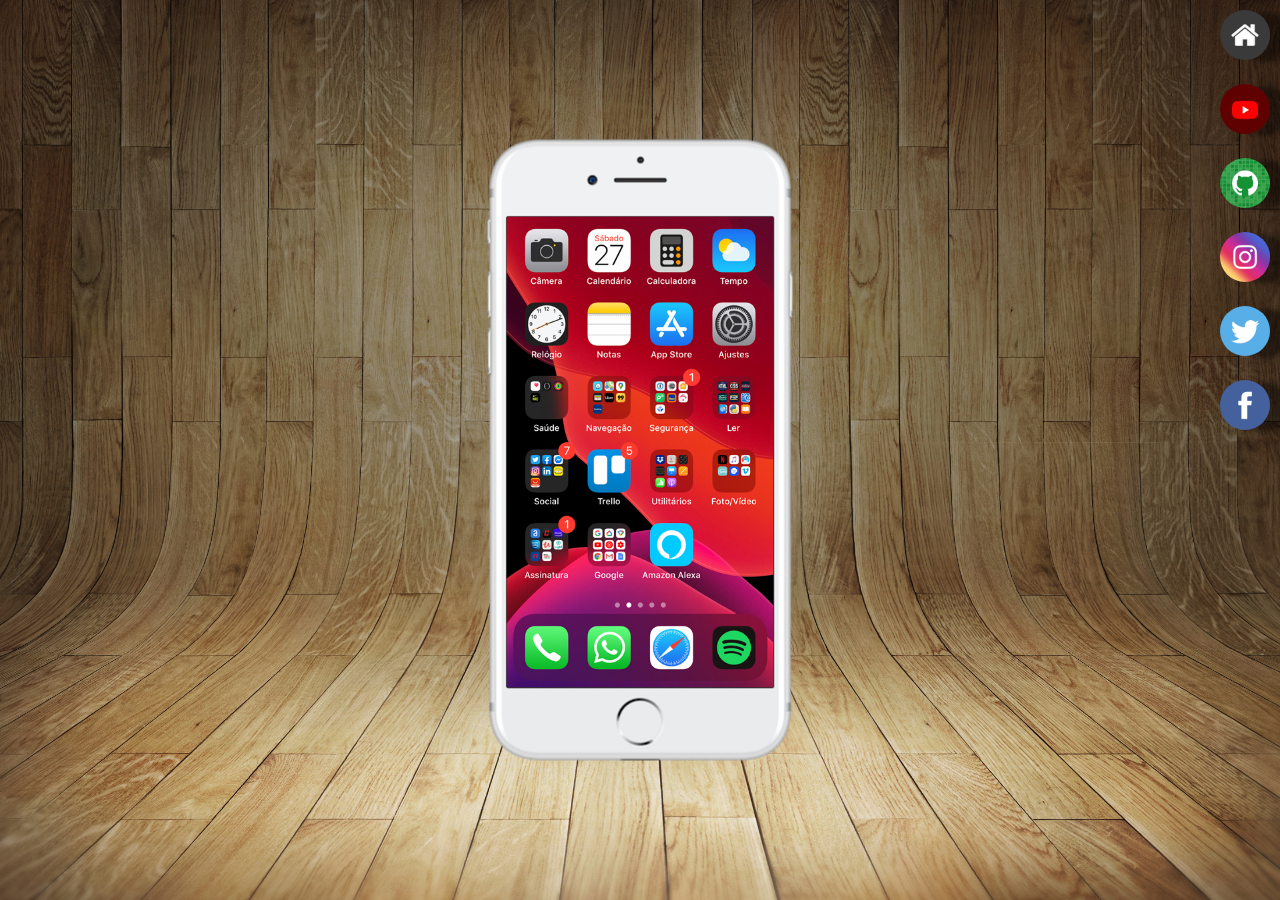
<file: index.html>
<!DOCTYPE html>
<html lang="pt-br">
<head>
    <meta charset="UTF-8">
    <meta name="viewport" content="width=device-width, initial-scale=1.0">
    <link rel="shortcut icon" href="favicon.ico" type="image/x-icon">
    <link rel="stylesheet" href="estilos/style.css">
    <title>Projetos redes Sociais</title>
</head>
<body>
     <main>
        <section id="telefone">
            <iframe src="home.html" name="tela" id="tela" frameborder="0">
                Seu navegador não é compativel com isso.
            </iframe>
        </section>
        <section id="redes-sociais">
            <a href="home.html" target="tela"><img src="./imagens/logo-home.jpg" alt="Home"></a><br>
            <a href="youtube.html" target="tela"><img src="./imagens/logo-youtube.jpg" alt="Youtube"></a><br>
            <a href="github.html" target="tela"><img src="./imagens/logo-github.jpg" alt="Github"></a><br>
            <a href="instagram.html" target="tela"><img src="./imagens/logo-instagram.jpg" alt="logo-instagram"></a><br>
            <a href="twiter.html" target="tela"><img src="./imagens/logo-twitter.jpg" alt="logo-twitter"></a><br>
            <a href="facebook.html" target="tela"><img src="./imagens/logo-facebook.jpg" alt="logo-facebook"></a>

        </section>
     </main>
</body>
</html>
</file>
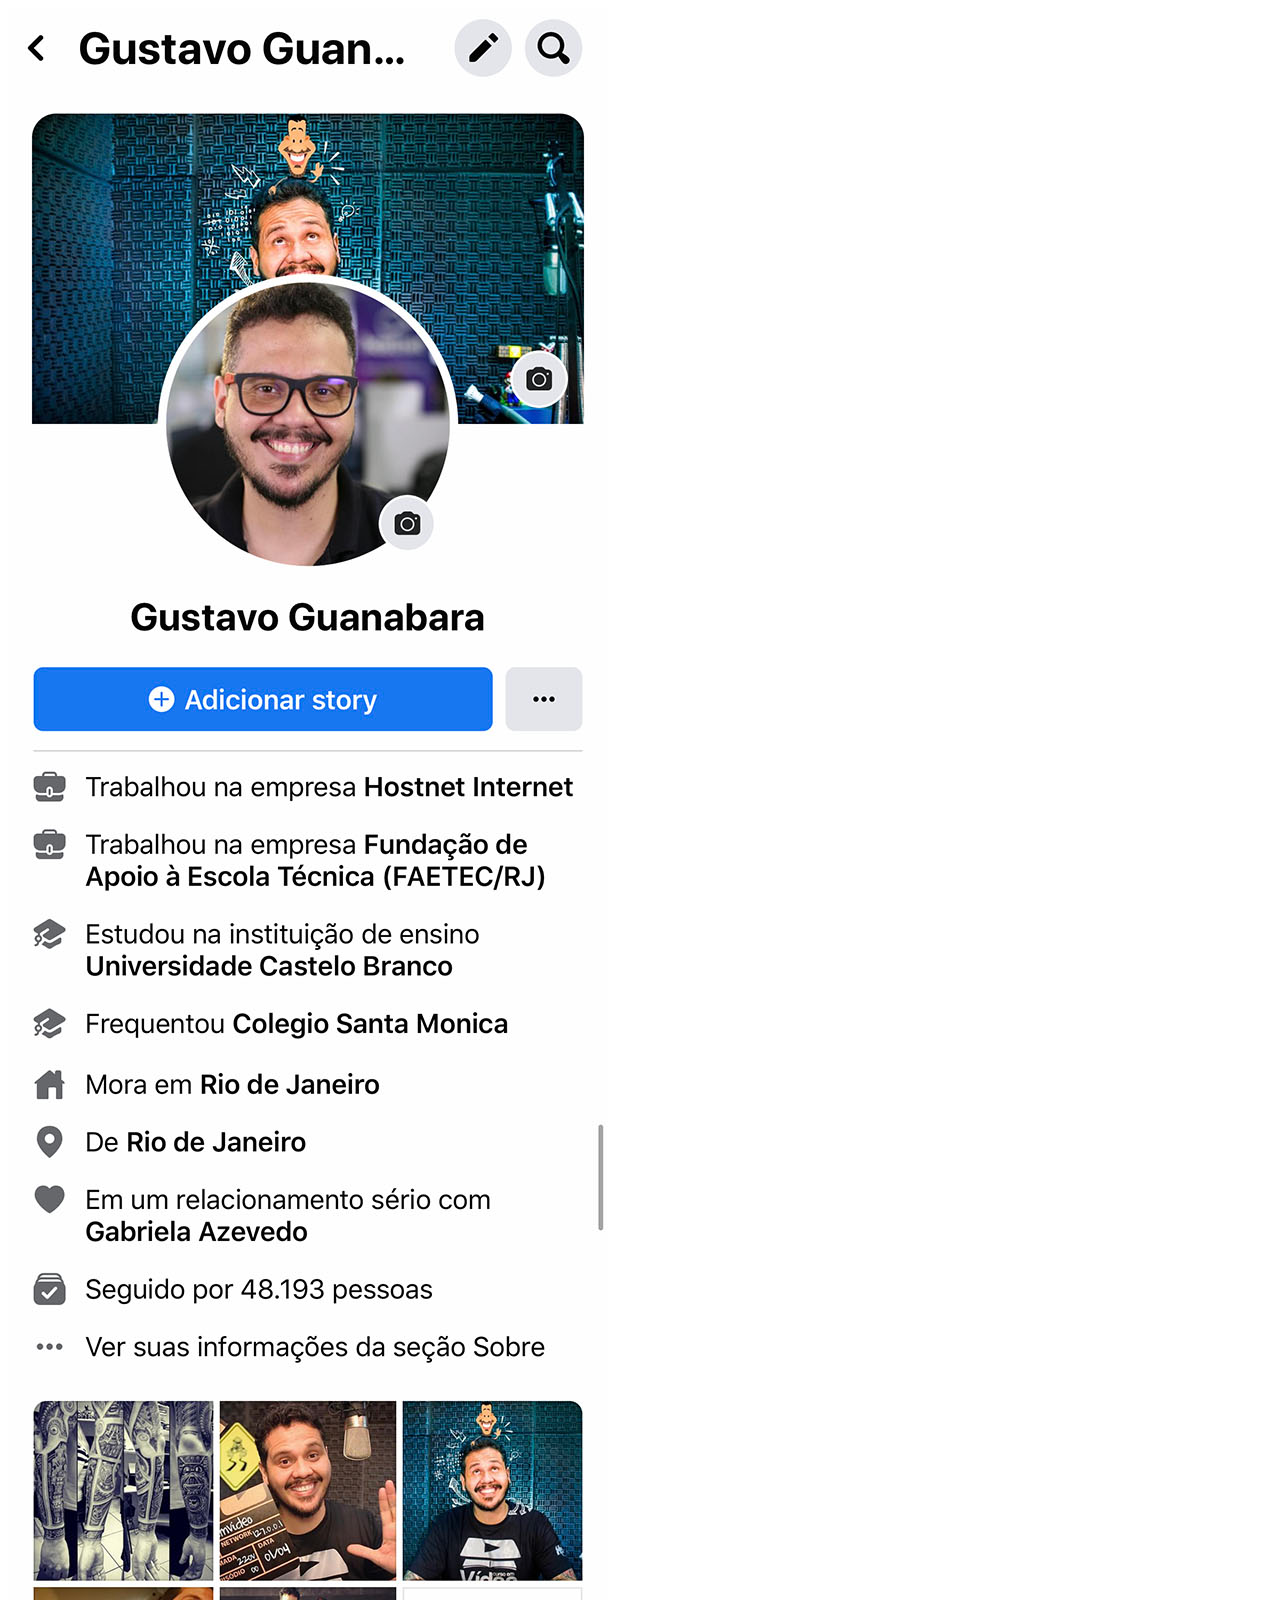
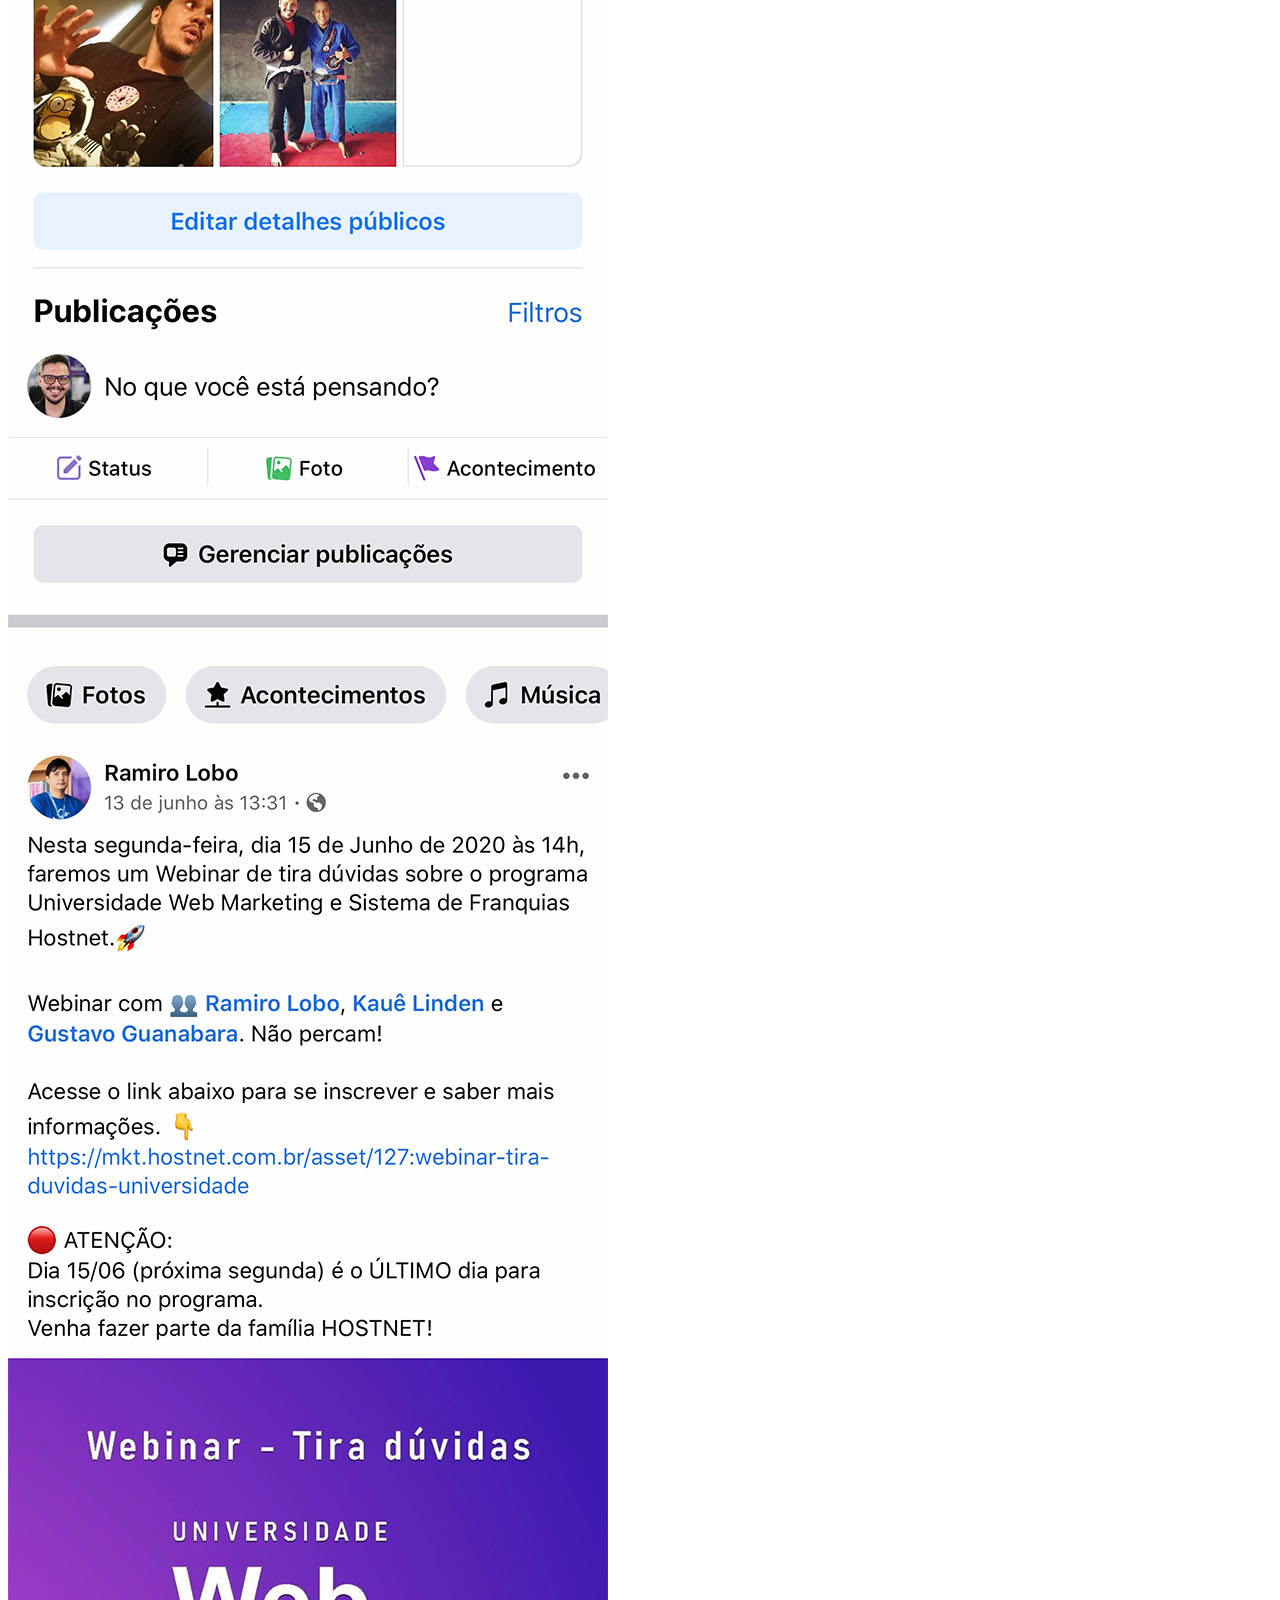
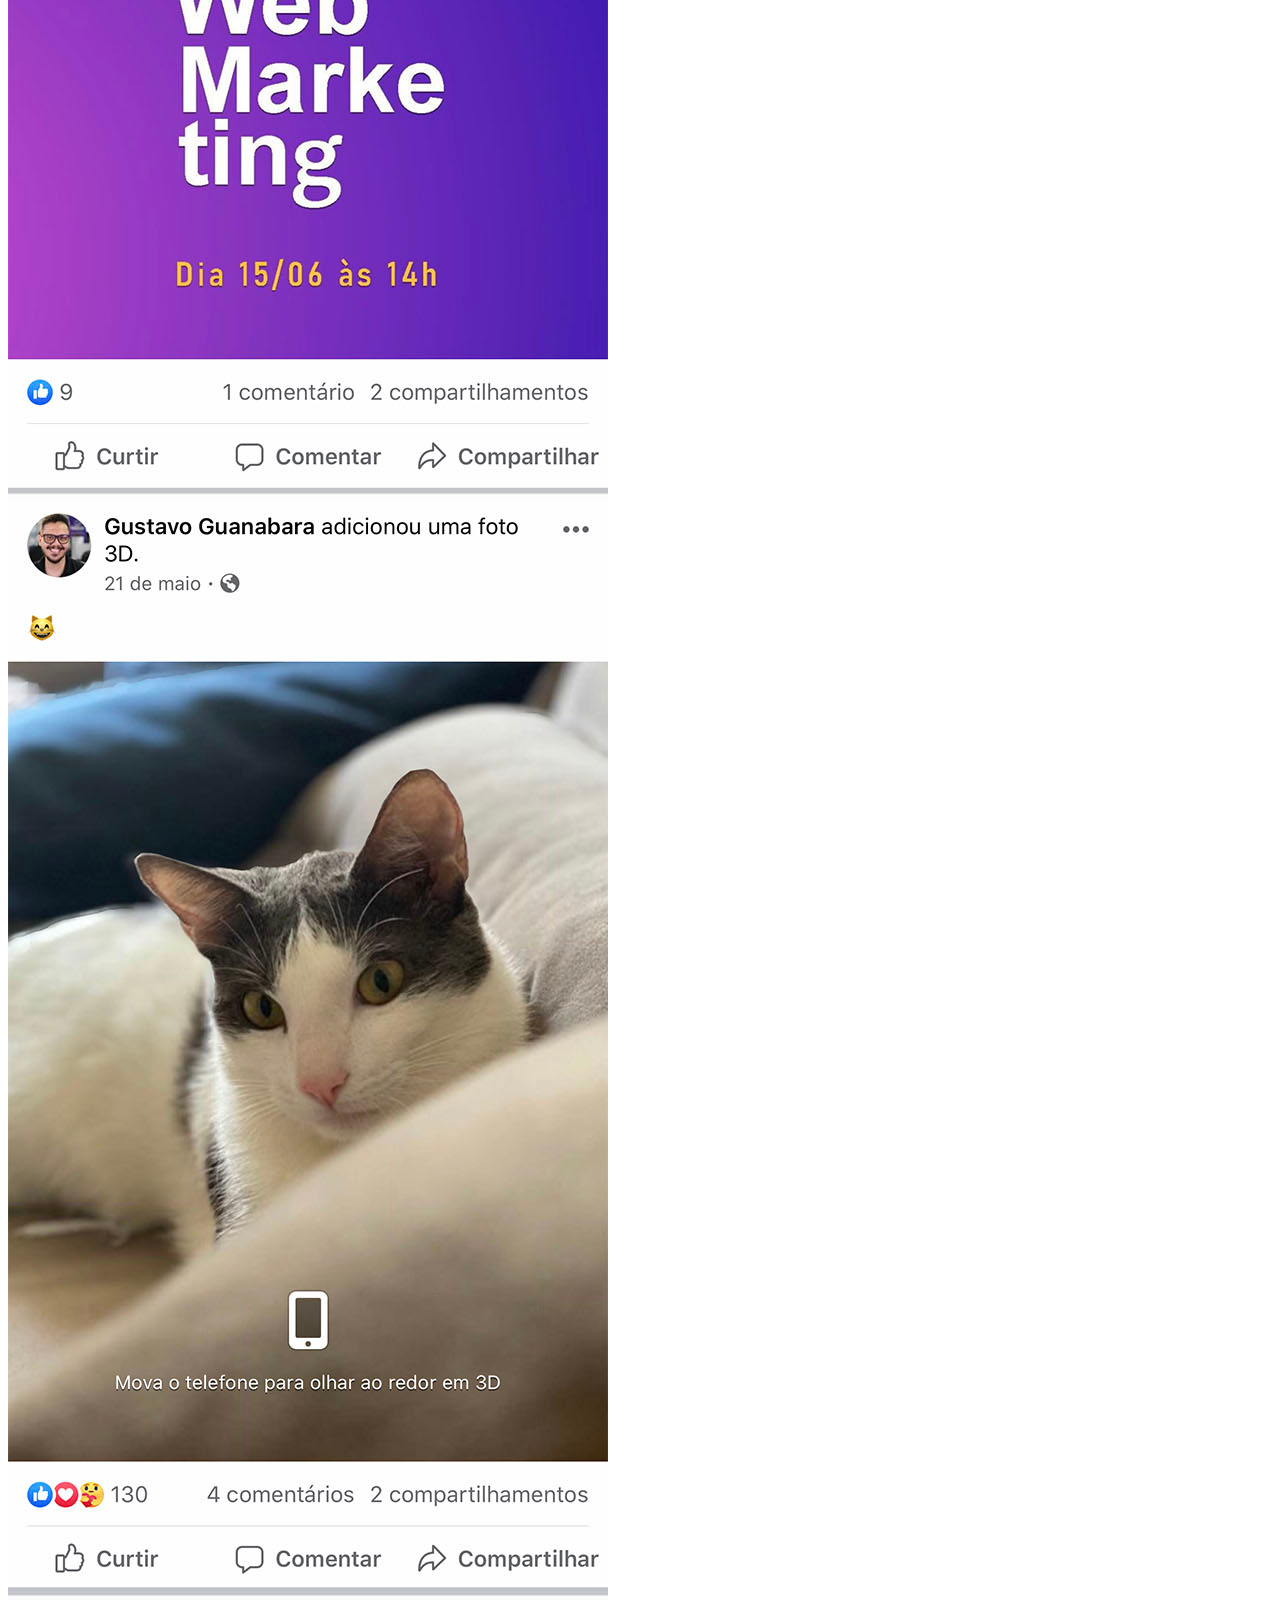
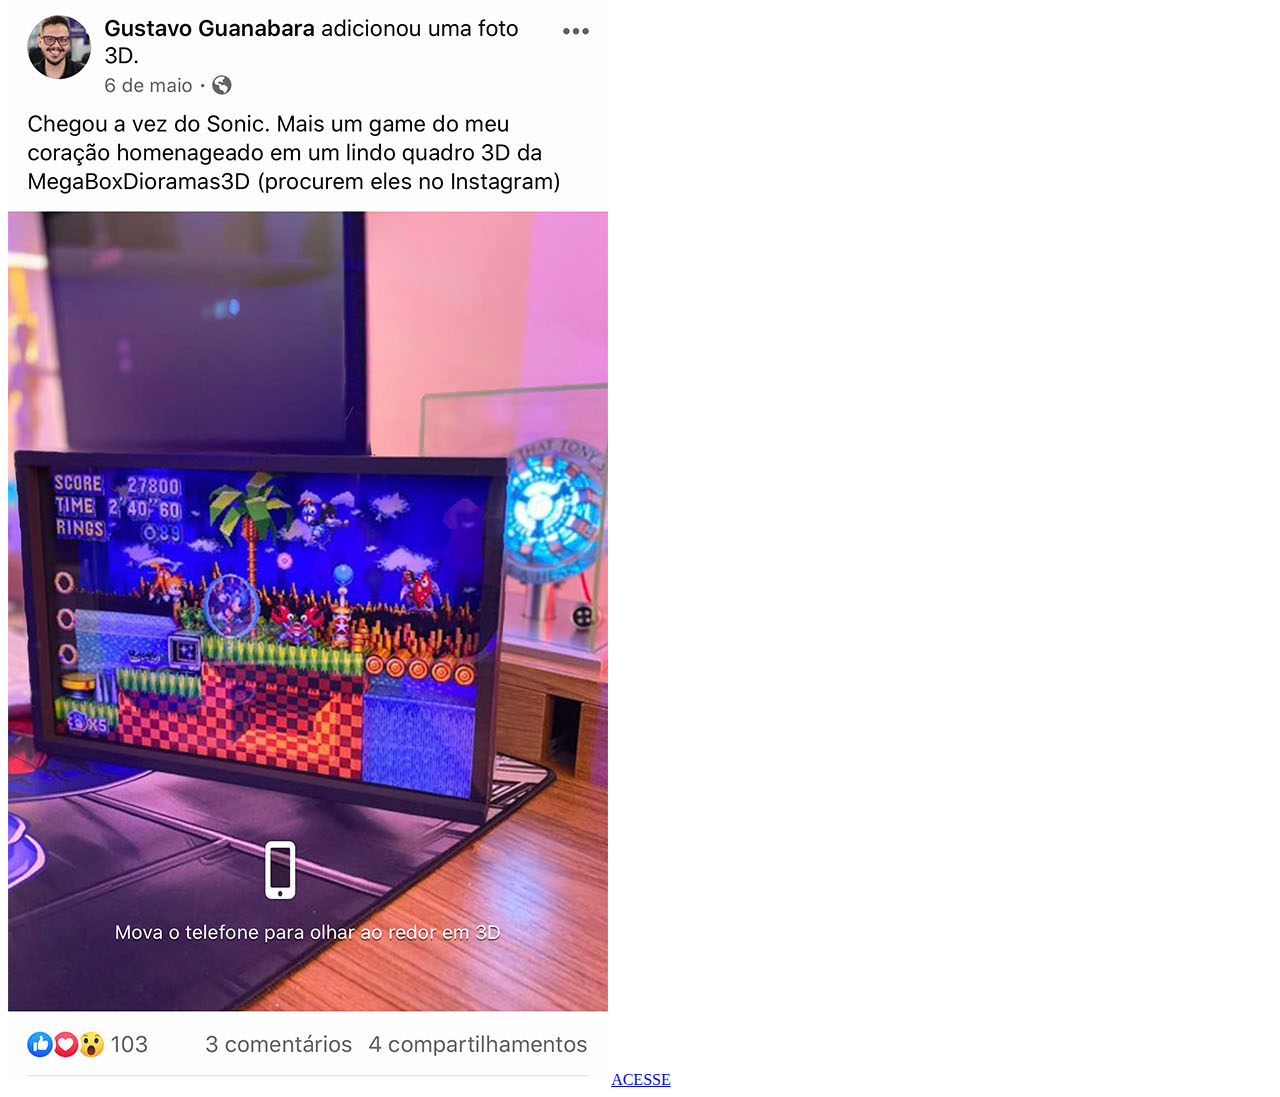
<file: facebook.html>
<!DOCTYPE html>
<html lang="pt-br">
<head>
    <meta charset="UTF-8">
    <meta name="viewport" content="width=device-width, initial-scale=1.0">
    <title>Facebook</title>
</head>
<body>
    <img src="./imagens/tela-facebook.jpg" alt="Facebook">
    <a href="https://www.facebook.com/gustavoguanabara/?locale=pt_BR">ACESSE</a>
</body>
</html>
</file>
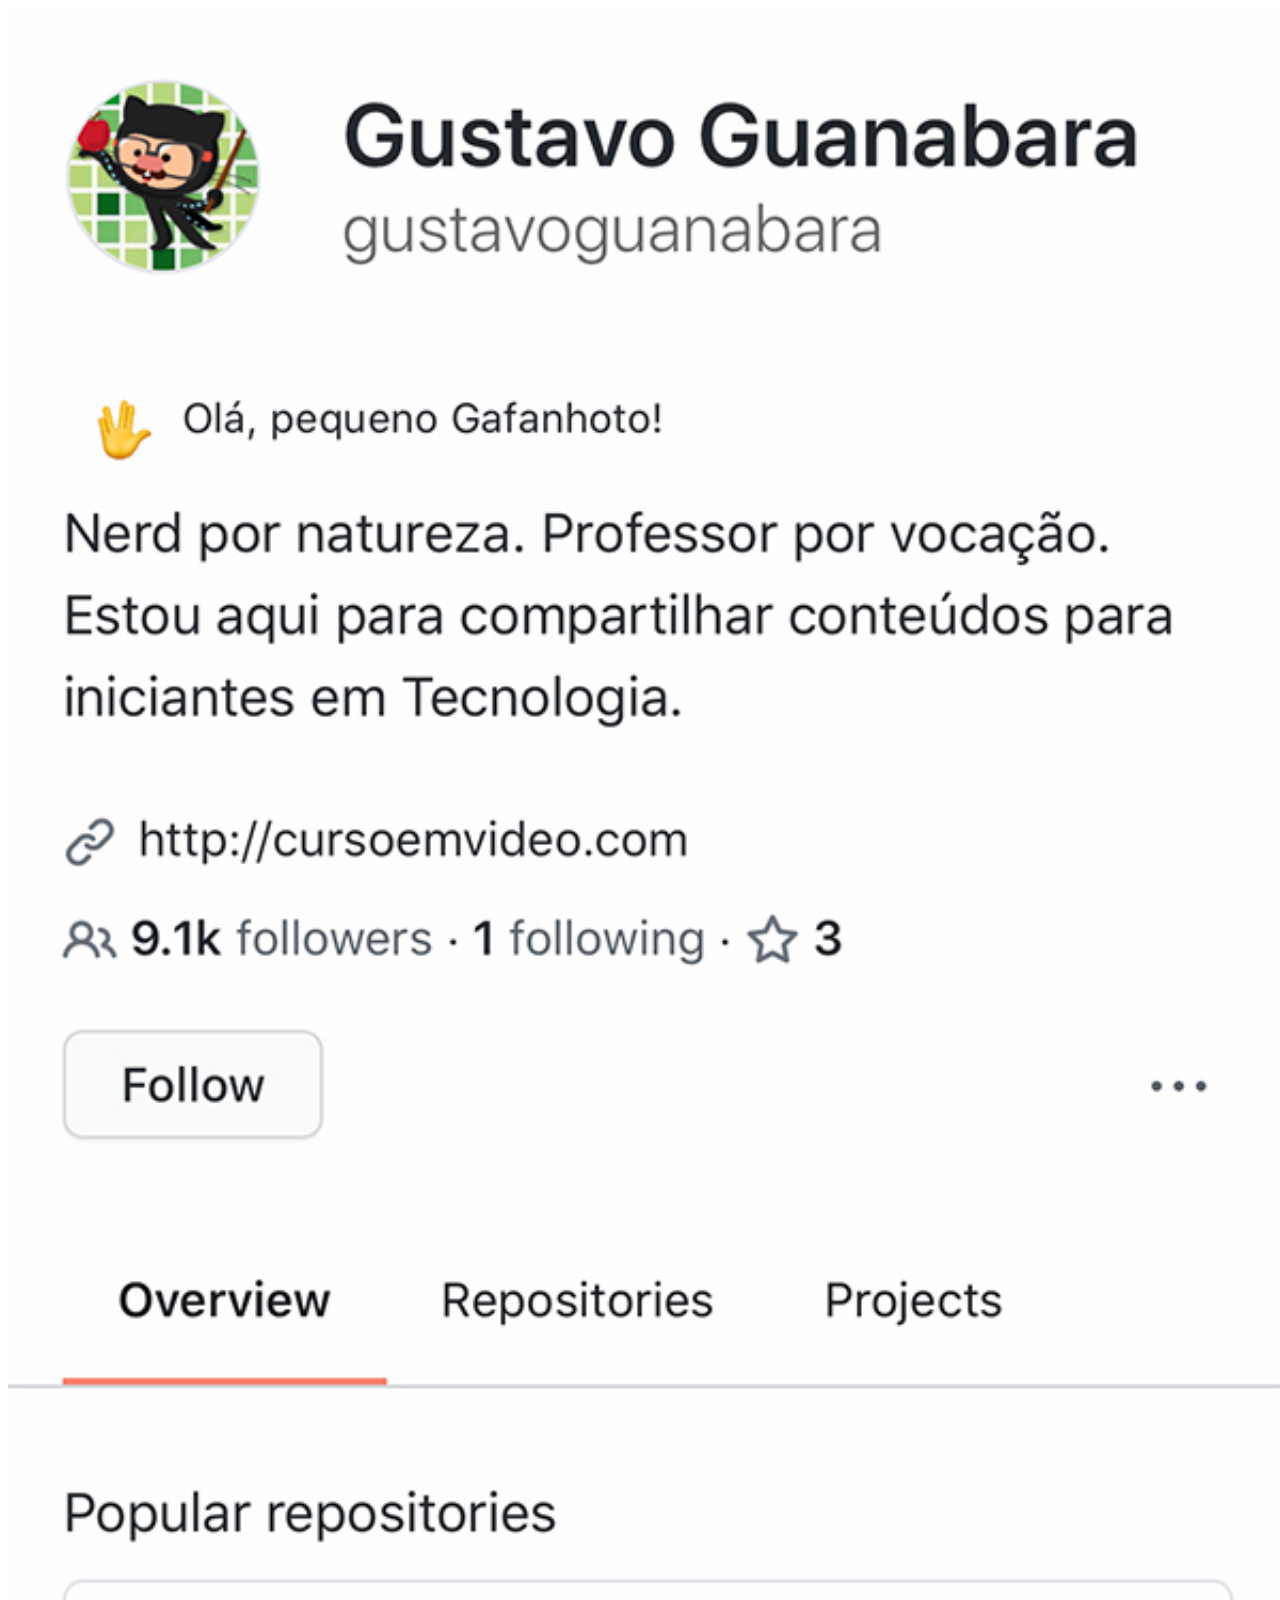
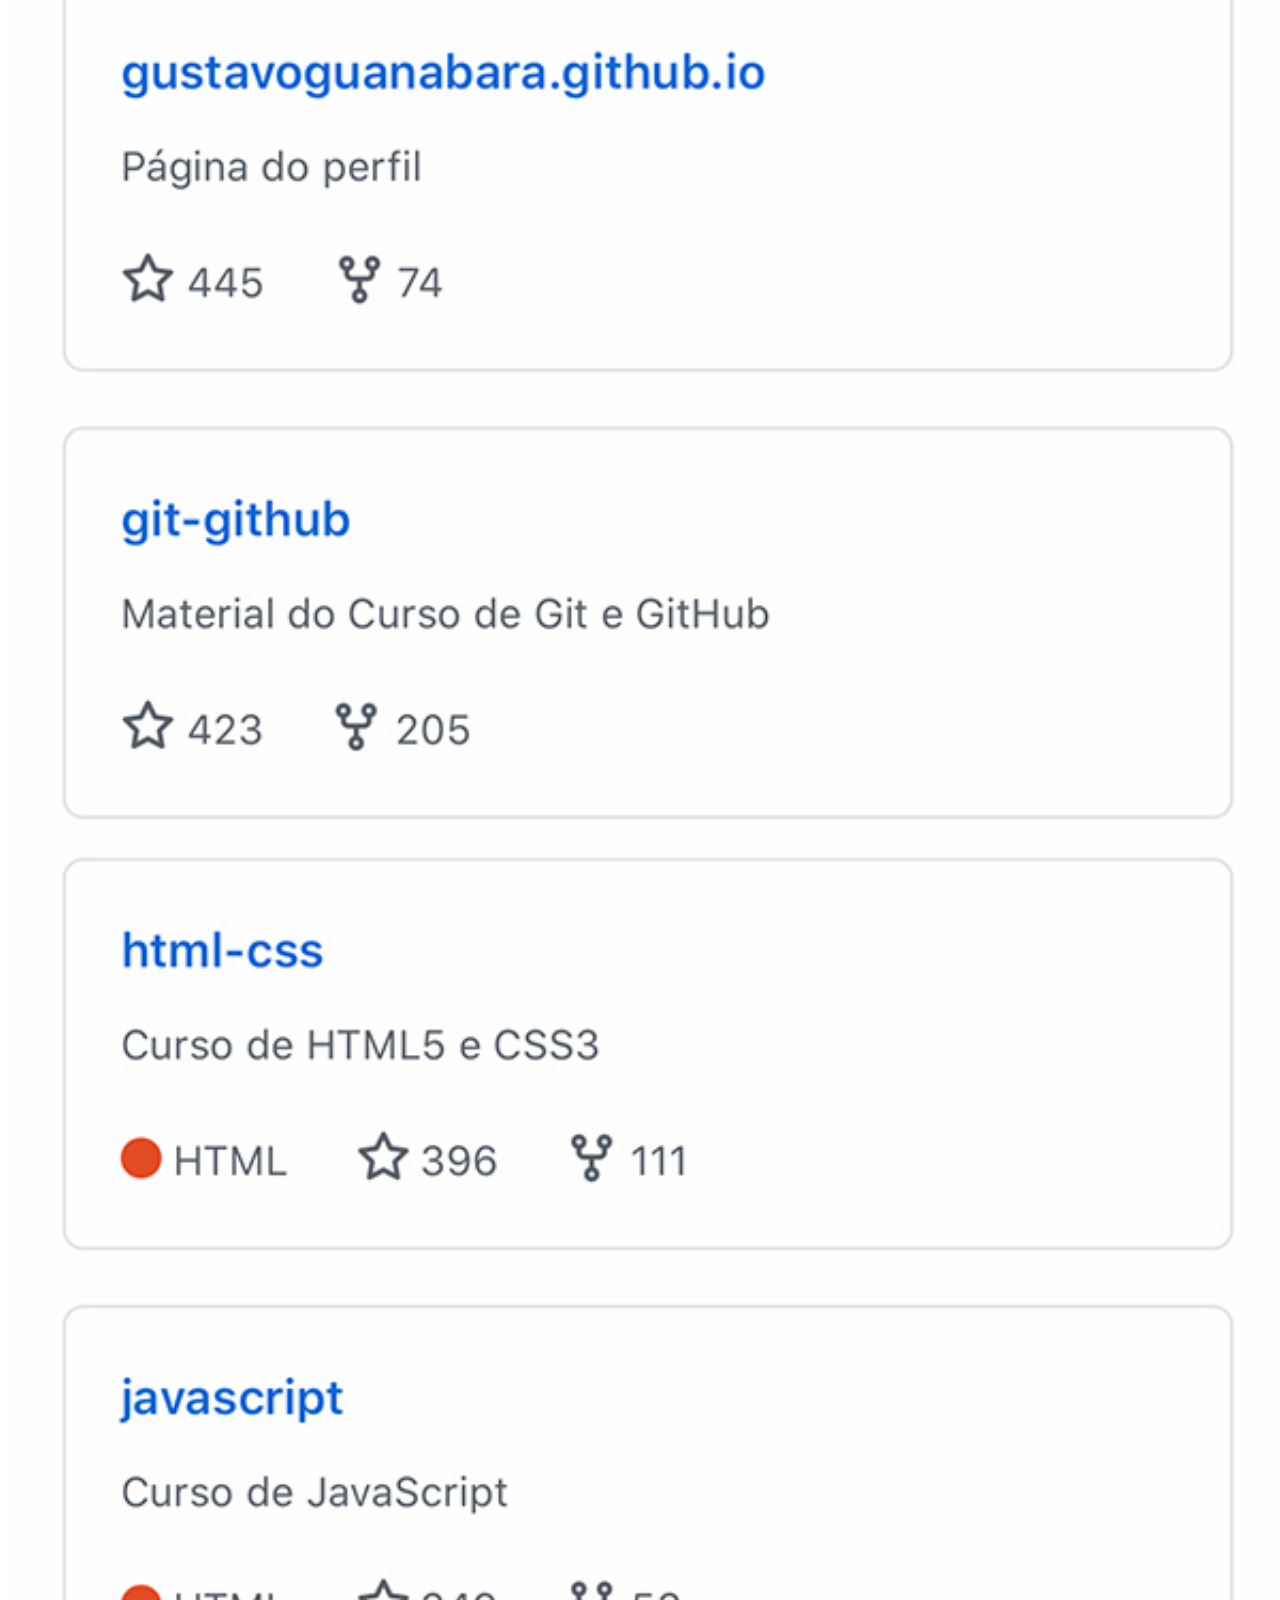
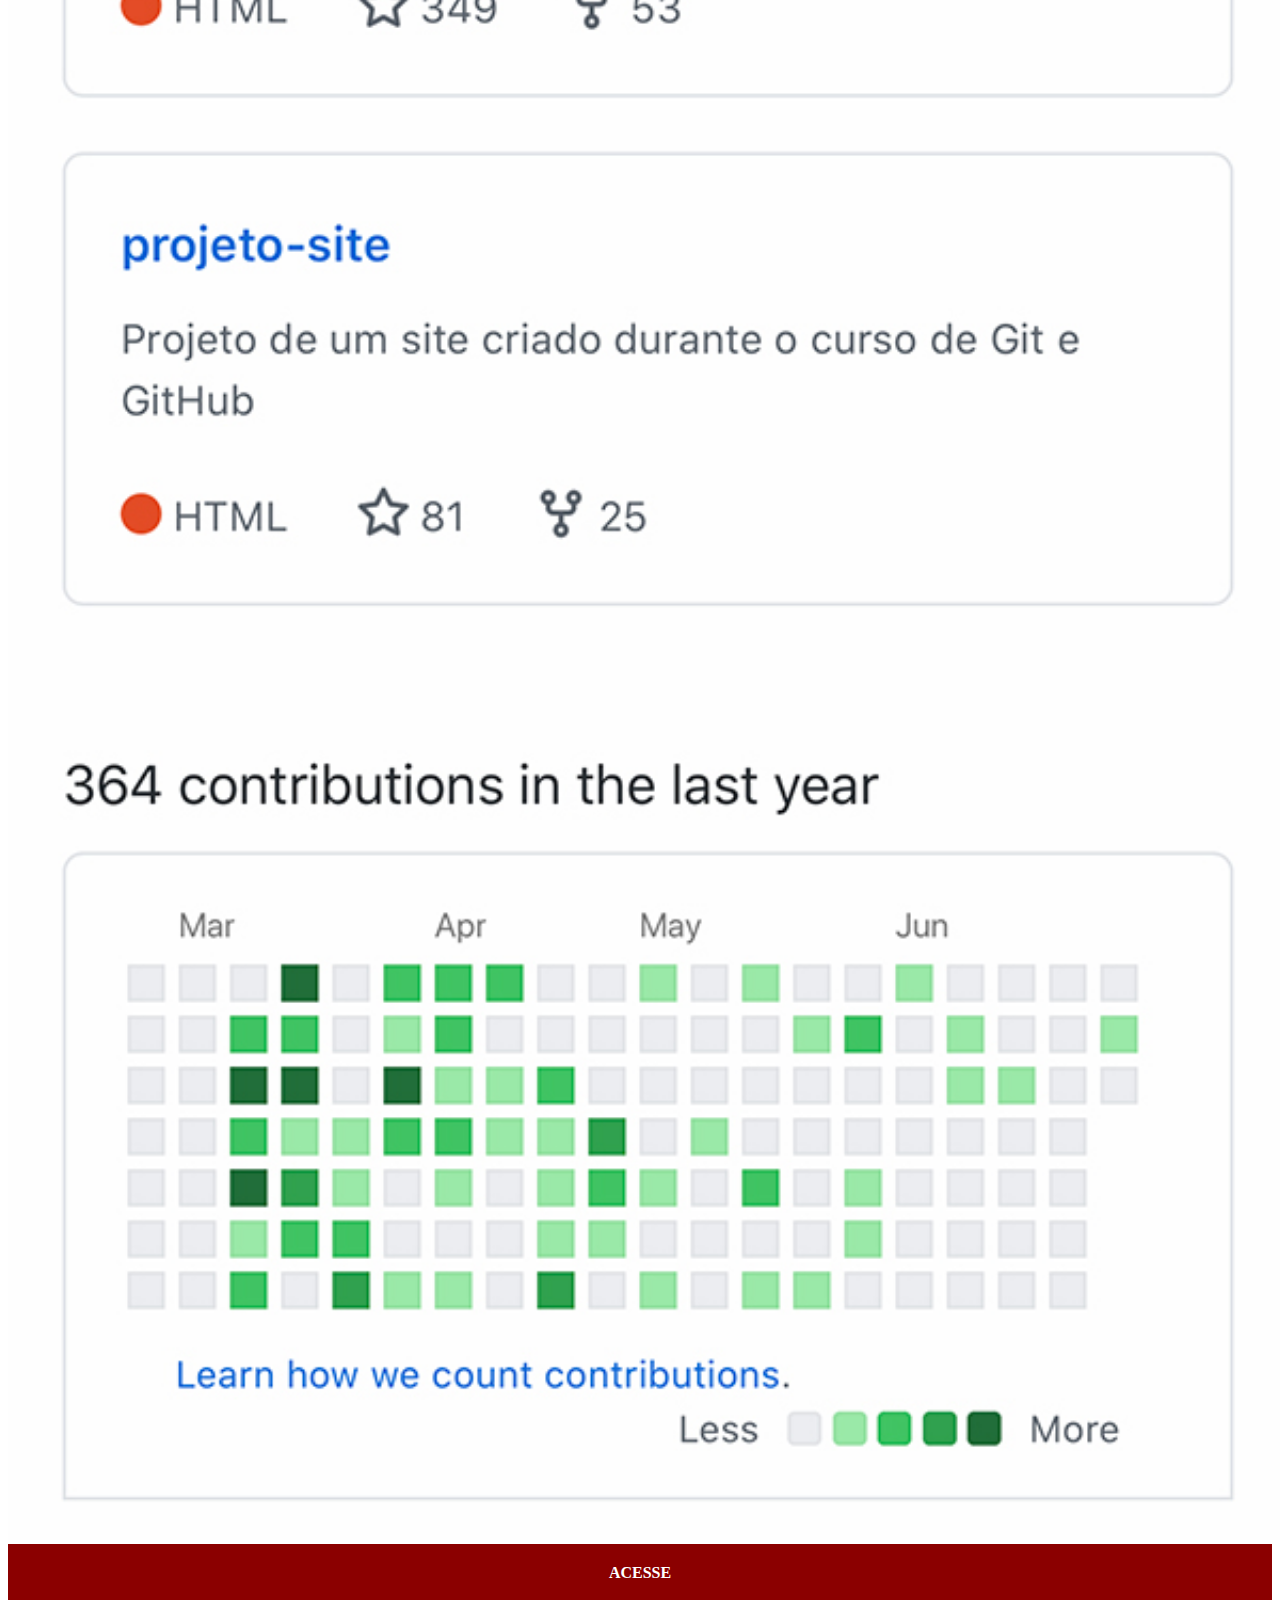
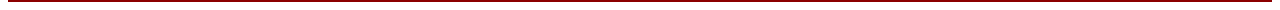
<file: github.html>
<!DOCTYPE html>
<html lang="pt-br">
<head>
    <meta charset="UTF-8">
    <meta name="viewport" content="width=device-width, initial-scale=1.0">
    <title>Github</title>
    <link rel="stylesheet" href="estilo/social.css">
</head>
<body>
    <img src="./imagens/tela-github.jpg" alt="Github">
    <a href="https://github.com/Alinebarbosaa?tab=repositories" target="_blank">ACESSE</a>
</body>
</html>
</file>
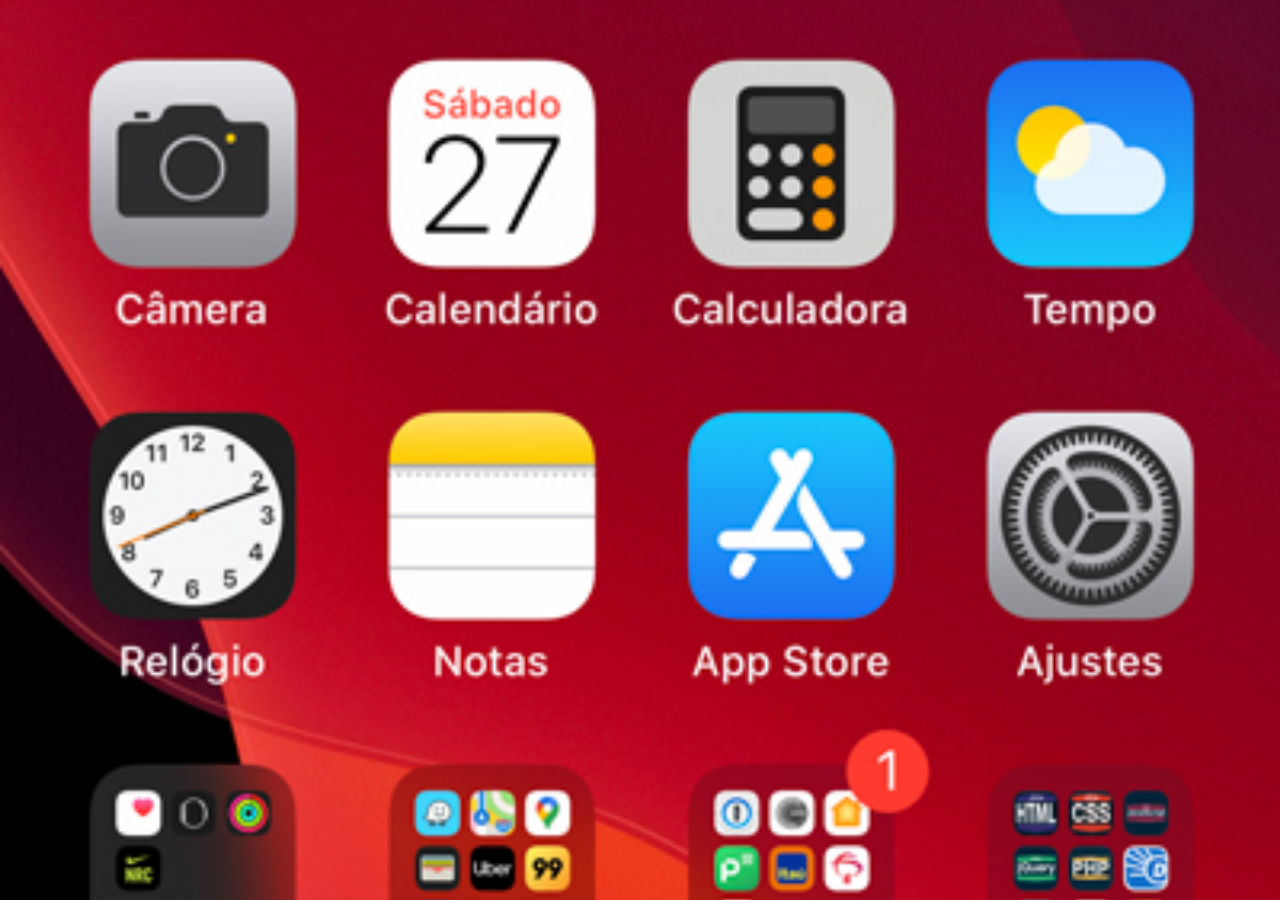
<file: home.html>
<!DOCTYPE html>
<html lang="pt-br">
<head>
    <meta charset="UTF-8">
    <meta name="viewport" content="width=device-width, initial-scale=1.0">
    <title>Home</title>
</head>
<style>
    * {
        margin: 0;
        padding: 0;
    }

    body {
        width: 100vw;
        height: 100vh;
        background: black url('/imagens/tela-home.jpg') no-repeat top center;
        background-size: cover;
    }
</style>
<body>
    
</body>
</html>
</file>
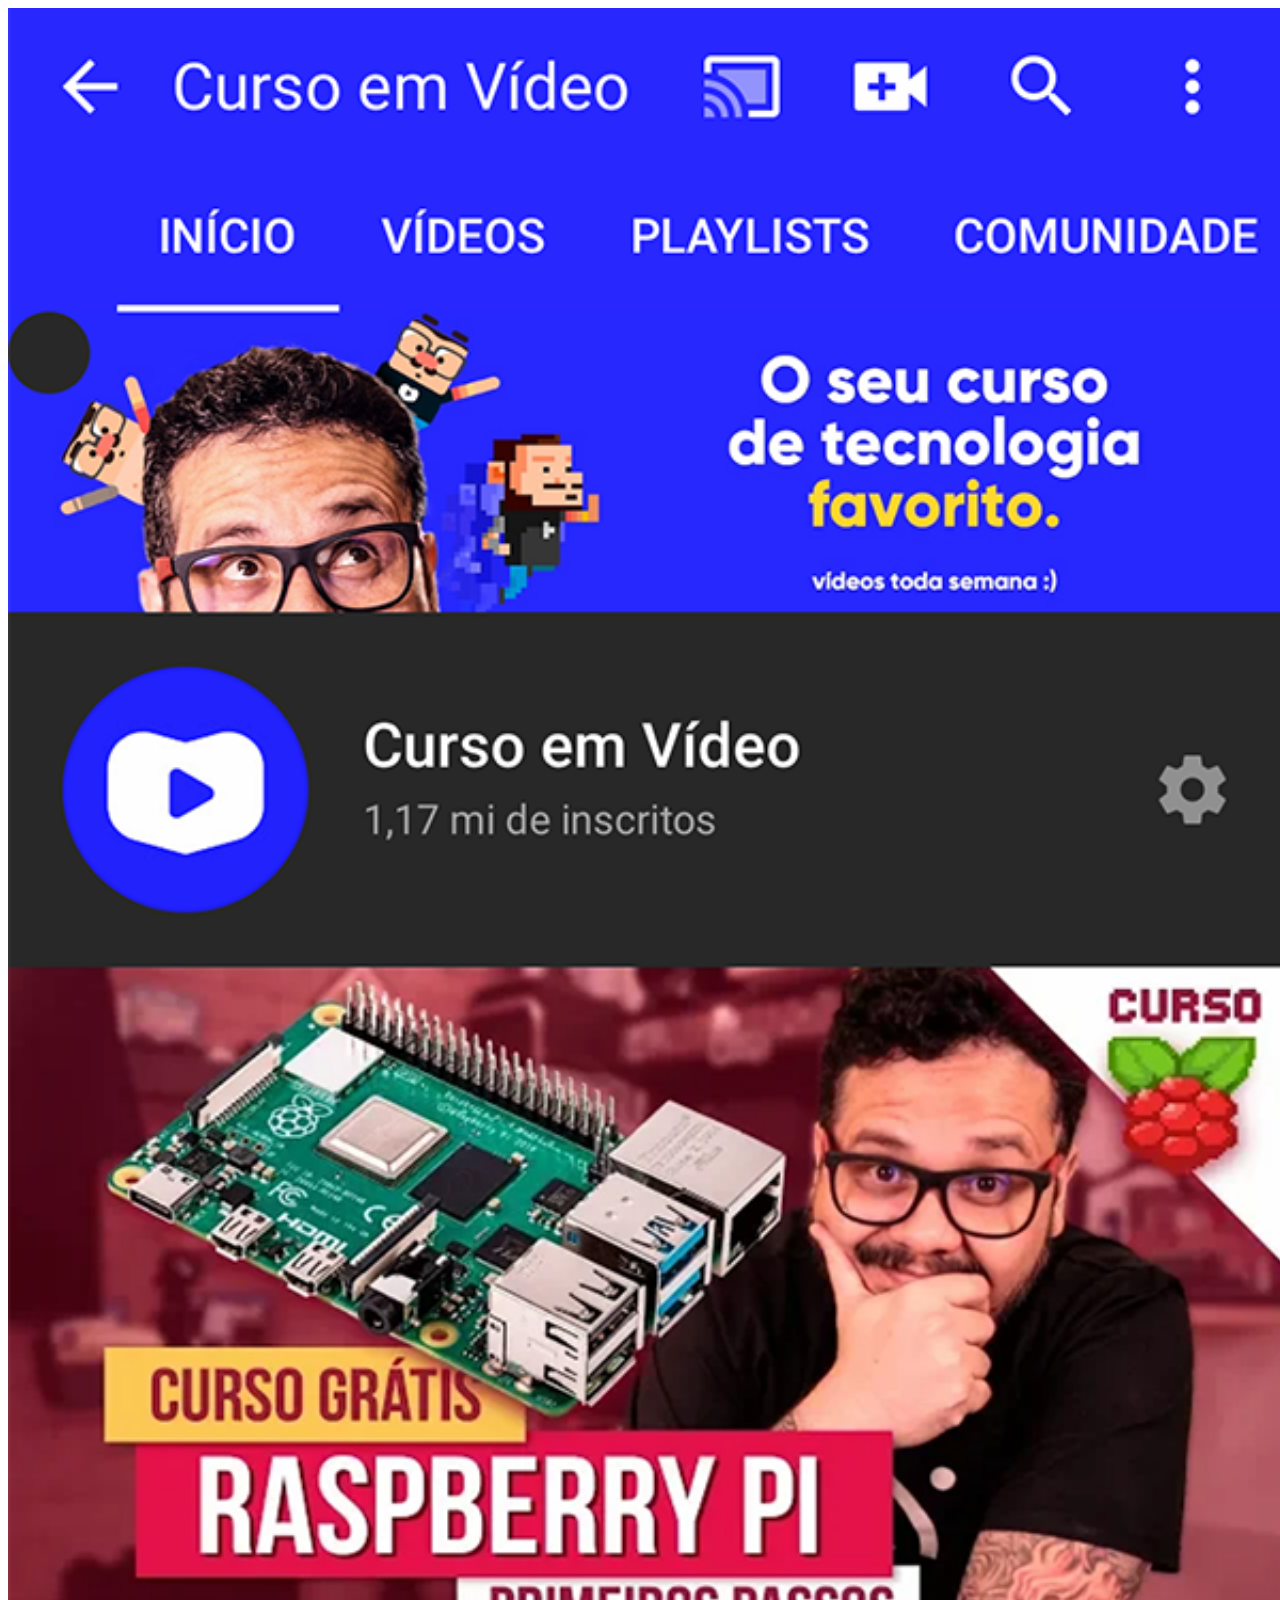
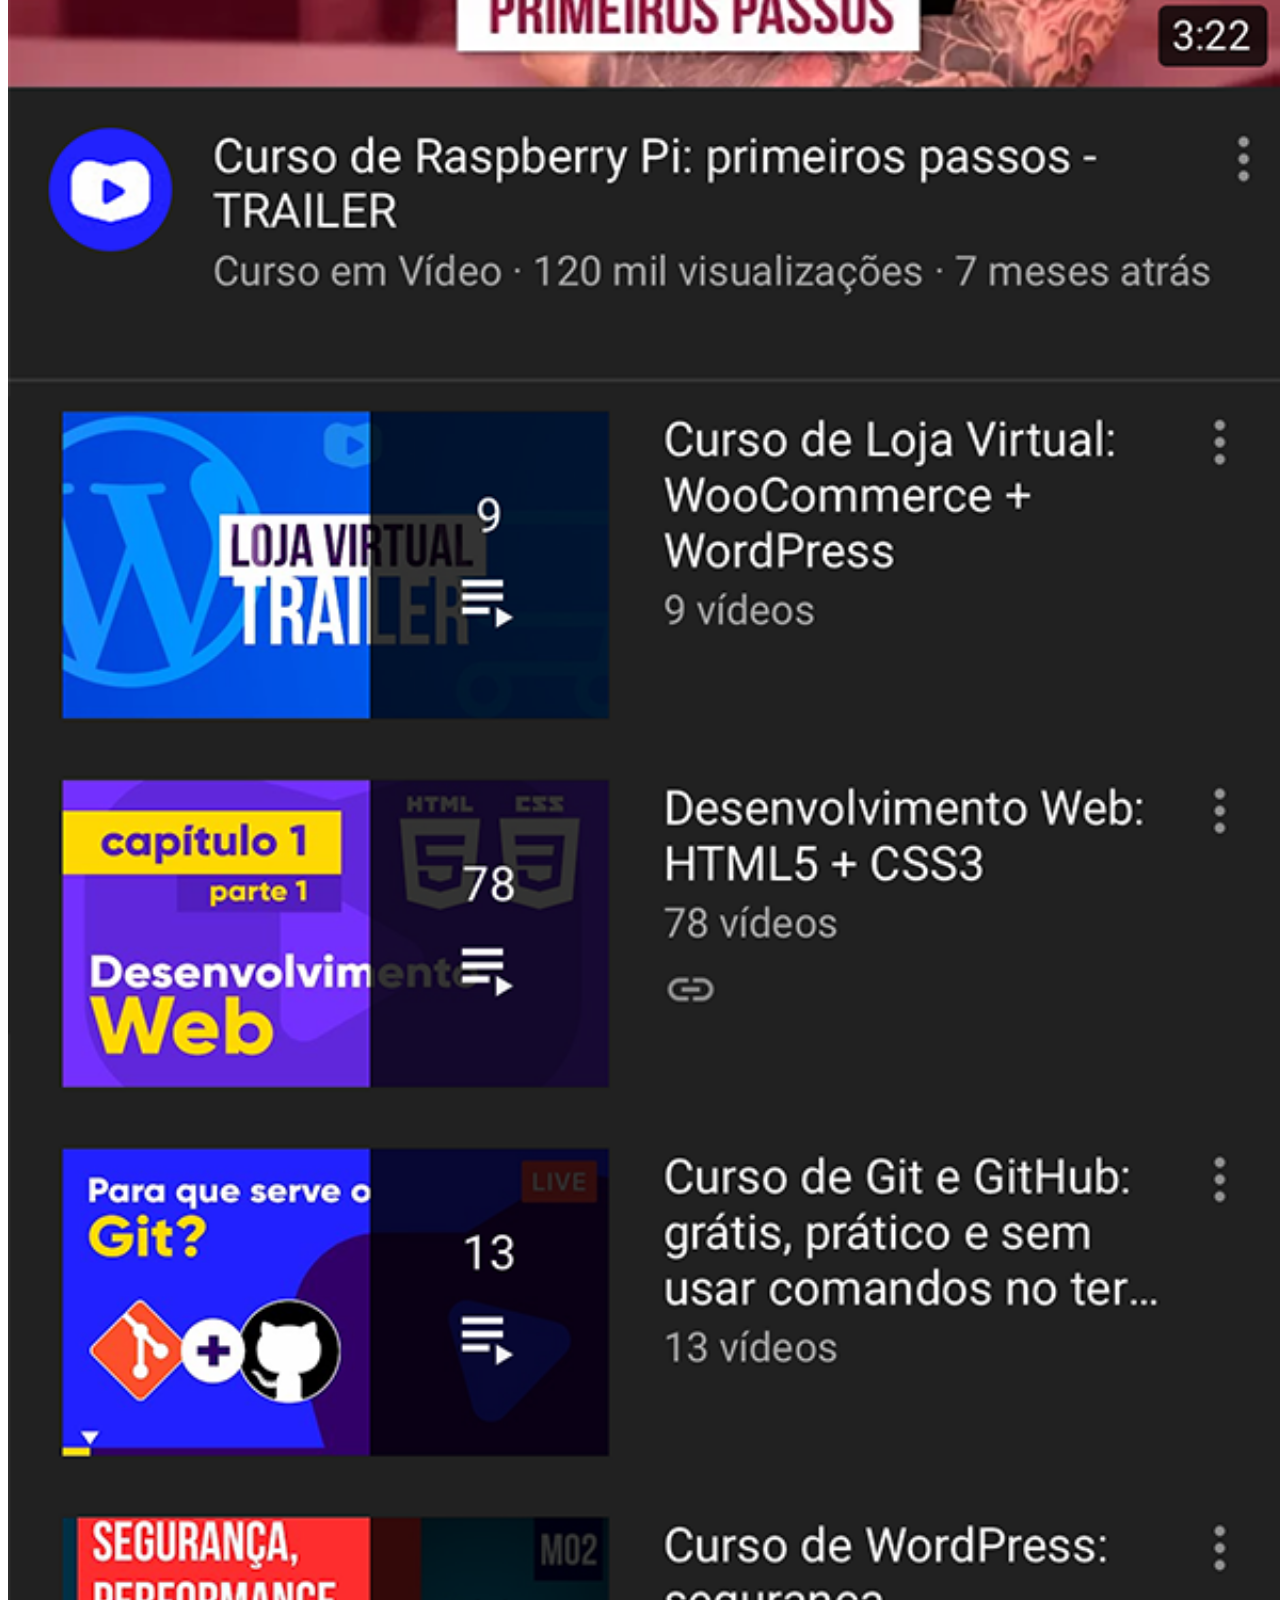
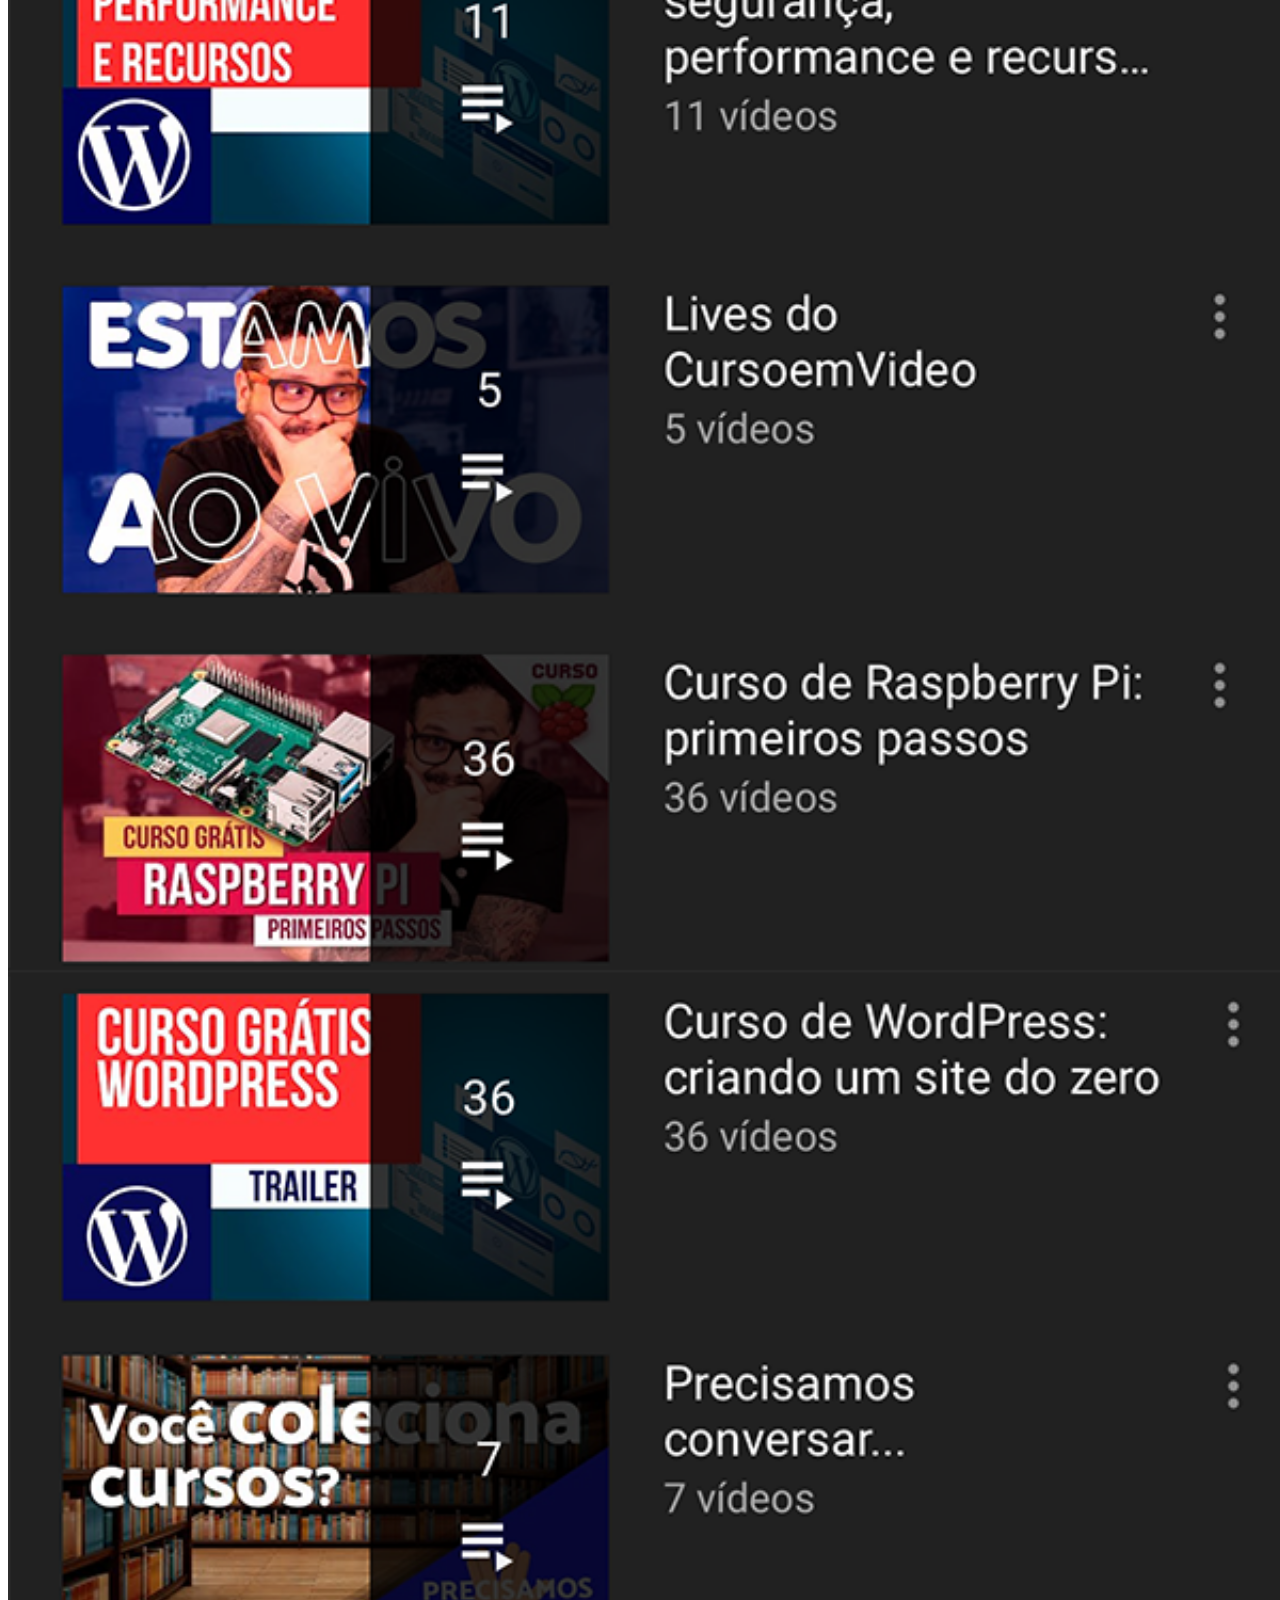
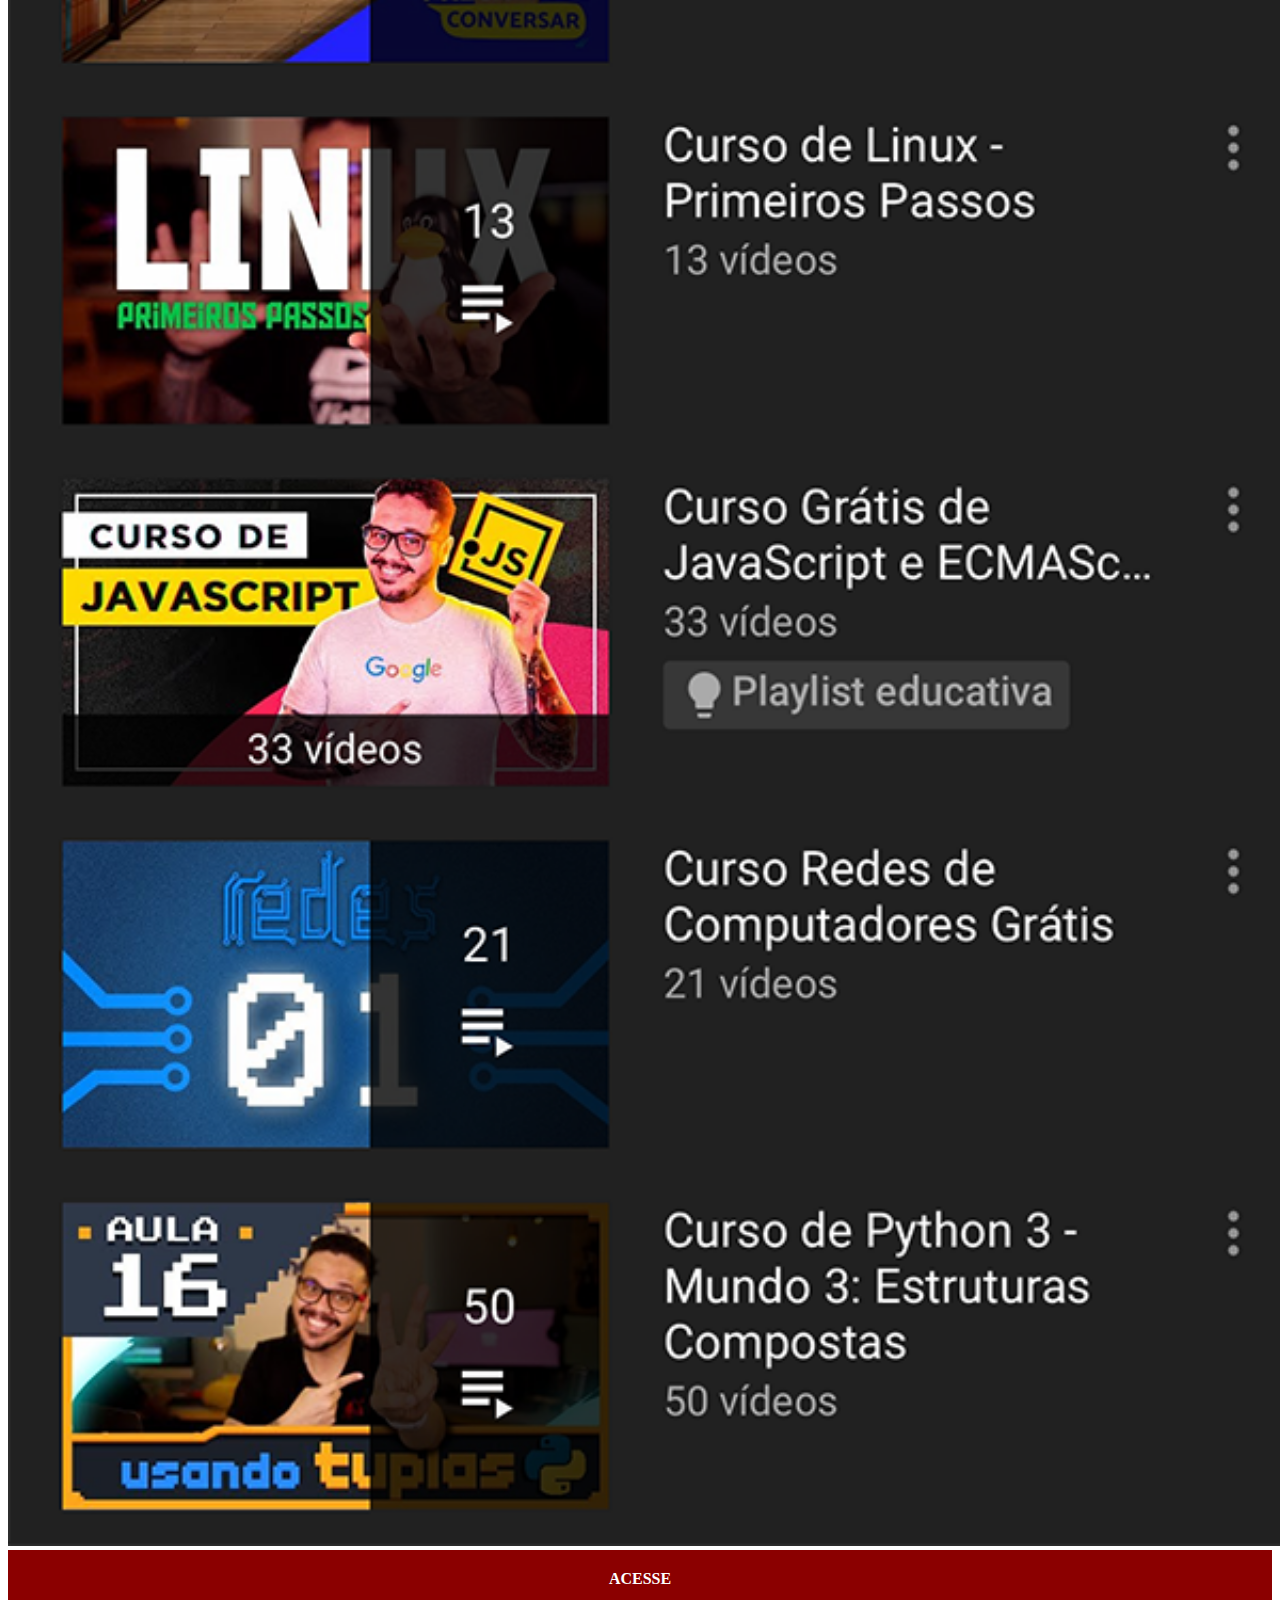
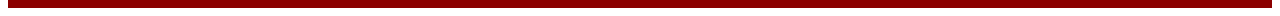
<file: youtube.html>
<!DOCTYPE html>
<html lang="pt-br">
<head>
    <meta charset="UTF-8">
    <meta name="viewport" content="width=, initial-scale=1.0">
    <title>Youtube</title>
    <link rel="stylesheet" href="estilo/social.css">
</head>
<body>
    <img src="./imagens/tela-youtube.png" alt="Youtube">
    <a href="https://www.youtube.com/c/CursoemV%C3%ADdeo/playlists" target="_blank">ACESSE</a>
</body>
</html>
</file>
<file: estilos/style.css>
@charset "UTF-8";

* {
    margin: 0px;
    padding: 0px;
    font-family: Arial, Helvetica, sans-serif;
}

html, body {
    height: 100vh;
    width: 100vw;
    background-color: black;
}

body {
    background: url('/imagens/fundo-madeira.jpg') no-repeat top center;
    background-size: cover;
    background-attachment: fixed;
}

main {
    position: relative;
    height: 100vh;
}

section#telefone {
    position: absolute;
    top: 50%;
    left: 50%;
    transform: translate(-50%, -50%);

    height: 627px;
    width: 311px;
    background: url('/imagens/frame-iphone.png') no-repeat;
}

iframe#tela {
    position: relative;
    top: 80px;
    left: 22px;
    width: 267px;
    height: 471px;
}

section#redes-sociais {
    text-align: right;
}
section#redes-sociais img {
    width: 50px;
    margin: 10px;
    border-radius: 50%;
    box-shadow: 20px 2px 5px rgba(0, 0, 0, 0.400);
}

section#redes-sociais img:hover{
    border: 2px solid rgba(255, 255, 255, 0.637);
    transform: translate(-3px, -3px);
    box-shadow: 5px 5px 10px rgba(0, 0, 0, 0.623);
    transition: transform .3s border 1s;
}
</file>
<file: estilo/social.css>
* @Charset "UTF-8";

* {
            margin: 0px;
            padding: 0px;
            font-family: Arial, Helvetica, sans-serif;
        }

        ::-webkit-scrollbar {
            width: 0px;
            height: 0px;
        }
        img {
            width: 100vw;
        }
        a {
            display: block;
            background-color: darkred;
            color: white;
            padding: 20px;
            text-align: center;
            font-weight: bold;
            text-decoration: none;
        }
        a:hover {
            background-color: red;
        }
</file>
